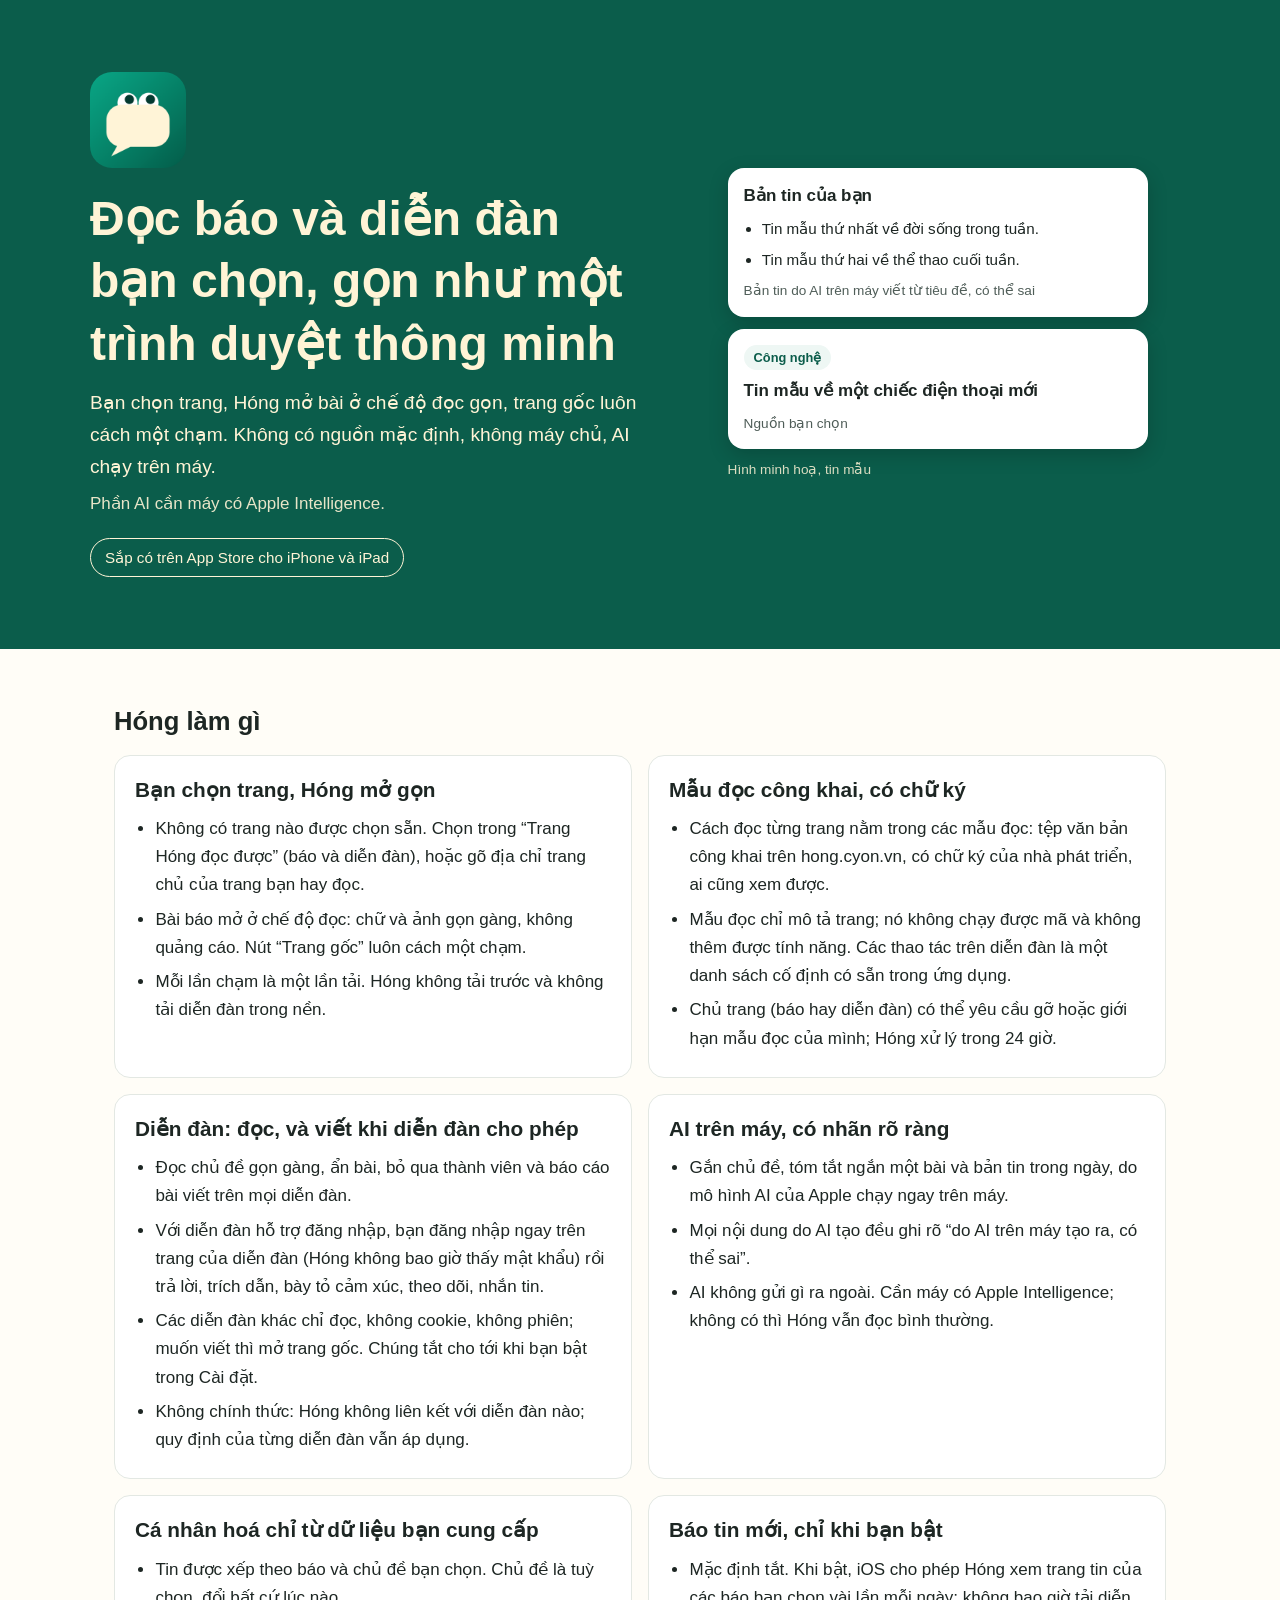
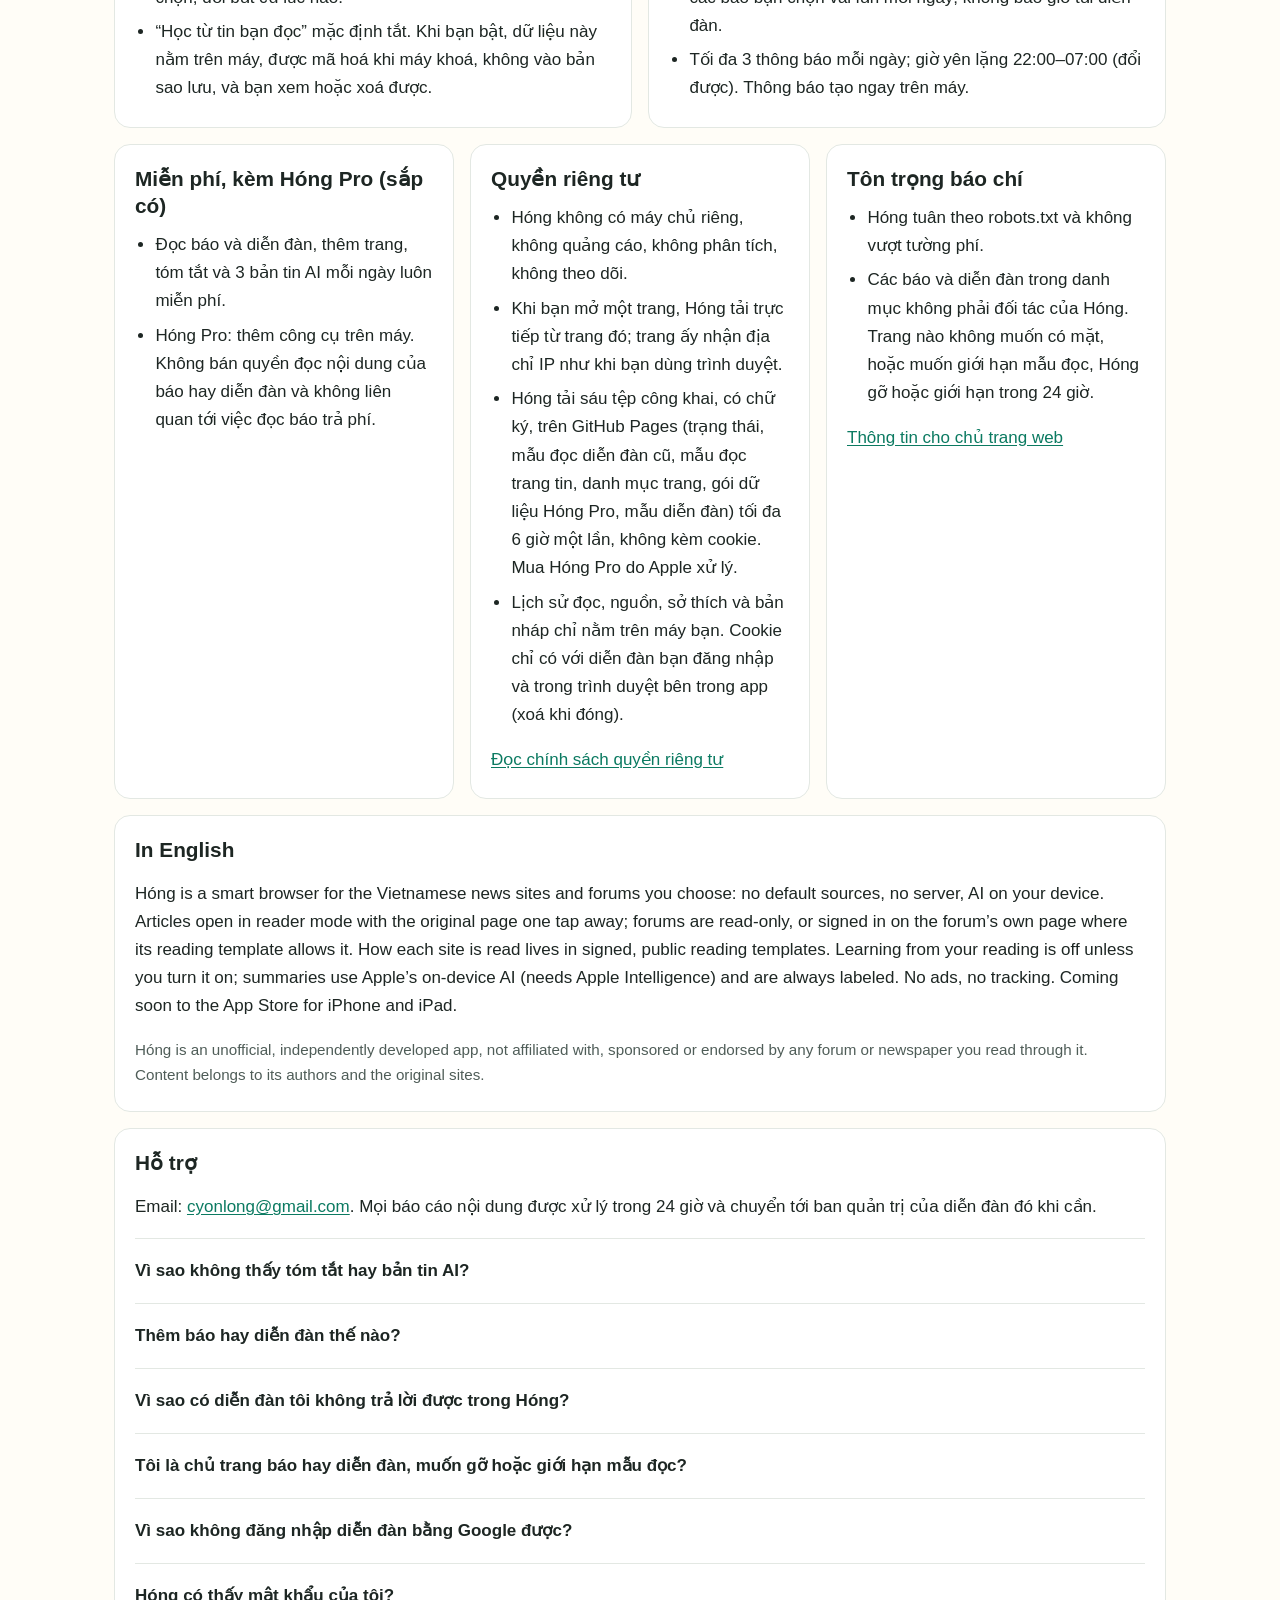
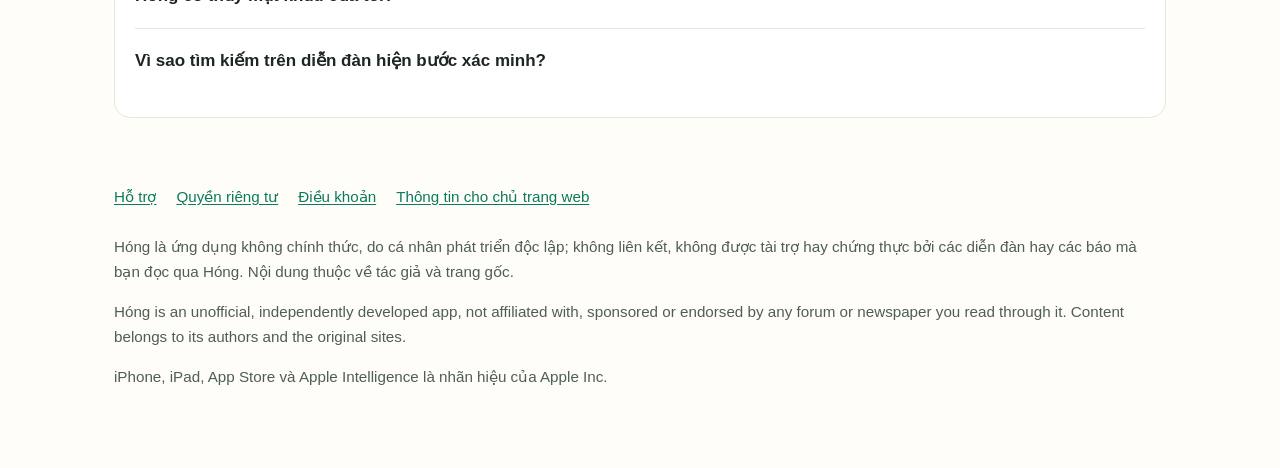
<file: index.html>
<!doctype html>
<html lang="vi">
  <head>
    <meta charset="utf-8" />
    <meta name="viewport" content="width=device-width, initial-scale=1" />
    <meta
      http-equiv="Content-Security-Policy"
      content="default-src 'none'; img-src 'self'; style-src 'self'; base-uri 'none'; form-action 'none'"
    />
    <meta name="referrer" content="no-referrer" />
    <meta name="color-scheme" content="light dark" />
    <meta name="theme-color" content="#0B5D4B" />
    <title>Hóng: Đọc báo và diễn đàn bạn chọn</title>
    <meta
      name="description"
      content="Hóng là trình duyệt thông minh cho những báo và diễn đàn bạn chọn, trên iPhone và iPad: chế độ đọc gọn, trang gốc một chạm, AI chạy ngay trên máy. Không quảng cáo, không theo dõi, không máy chủ riêng."
    />
    <link rel="canonical" href="https://hong.cyon.vn/" />
    <meta property="og:type" content="website" />
    <meta property="og:locale" content="vi_VN" />
    <meta property="og:title" content="Hóng: Đọc báo và diễn đàn bạn chọn" />
    <meta
      property="og:description"
      content="Hóng là trình duyệt thông minh cho những báo và diễn đàn bạn chọn, trên iPhone và iPad: chế độ đọc gọn, trang gốc một chạm, AI chạy ngay trên máy. Không quảng cáo, không theo dõi, không máy chủ riêng."
    />
    <meta property="og:url" content="https://hong.cyon.vn/" />
    <meta property="og:image" content="https://hong.cyon.vn/icon-256.png" />
    <meta name="twitter:card" content="summary" />
    <link rel="icon" type="image/png" href="./favicon.png" />
    <link rel="apple-touch-icon" href="./apple-touch-icon.png" />
    <link rel="stylesheet" crossorigin href="./assets/index-763427b0.css">
  </head>
  <body>
    <link rel="preload" as="image" href="./icon-256.png"/><a class="skip" href="#noi-dung">Bỏ qua tới nội dung</a><header class="hero"><div class="hero-inner"><div class="hero-text"><img class="hero-icon" src="./icon-256.png" width="96" height="96" alt="Biểu tượng Hóng"/><h1>Đọc báo và diễn đàn bạn chọn, gọn như một trình duyệt thông minh</h1><p class="lead">Bạn chọn trang, Hóng mở bài ở chế độ đọc gọn, trang gốc luôn cách một chạm. Không có nguồn mặc định, không máy chủ, AI chạy trên máy.</p><p class="hero-note">Phần AI cần máy có Apple Intelligence.</p><p class="status">Sắp có trên App Store cho iPhone và iPad</p></div><figure class="mockup"><div class="mock-cards" role="img" aria-label="Minh hoạ màn hình tin của Hóng, với tin mẫu"><div class="mock-card mock-digest" aria-hidden="true"><p class="mock-heading">Bản tin của bạn</p><ul><li>Tin mẫu thứ nhất về đời sống trong tuần.</li><li>Tin mẫu thứ hai về thể thao cuối tuần.</li></ul><p class="mock-note">Bản tin do AI trên máy viết từ tiêu đề, có thể sai</p></div><div class="mock-card mock-item" aria-hidden="true"><p class="mock-topic">Công nghệ</p><p class="mock-title">Tin mẫu về một chiếc điện thoại mới</p><p class="mock-source">Nguồn bạn chọn</p></div></div><figcaption class="mock-cap">Hình minh hoạ, tin mẫu</figcaption></figure></div></header><main id="noi-dung"><section aria-labelledby="tinh-nang"><h2 id="tinh-nang" class="section-title">Hóng làm gì</h2><div class="features"><article class="feature" id="nguon"><h3>Bạn chọn trang, Hóng mở gọn</h3><ul><li>Không có trang nào được chọn sẵn. Chọn trong “Trang Hóng đọc được” (báo và diễn đàn), hoặc gõ địa chỉ trang chủ của trang bạn hay đọc.</li><li>Bài báo mở ở chế độ đọc: chữ và ảnh gọn gàng, không quảng cáo. Nút “Trang gốc” luôn cách một chạm.</li><li>Mỗi lần chạm là một lần tải. Hóng không tải trước và không tải diễn đàn trong nền.</li></ul></article><article class="feature" id="mau-doc"><h3>Mẫu đọc công khai, có chữ ký</h3><ul><li>Cách đọc từng trang nằm trong các mẫu đọc: tệp văn bản công khai trên hong.cyon.vn, có chữ ký của nhà phát triển, ai cũng xem được.</li><li>Mẫu đọc chỉ mô tả trang; nó không chạy được mã và không thêm được tính năng. Các thao tác trên diễn đàn là một danh sách cố định có sẵn trong ứng dụng.</li><li>Chủ trang (báo hay diễn đàn) có thể yêu cầu gỡ hoặc giới hạn mẫu đọc của mình; Hóng xử lý trong 24 giờ.</li></ul></article><article class="feature" id="dien-dan"><h3>Diễn đàn: đọc, và viết khi diễn đàn cho phép</h3><ul><li>Đọc chủ đề gọn gàng, ẩn bài, bỏ qua thành viên và báo cáo bài viết trên mọi diễn đàn.</li><li>Với diễn đàn hỗ trợ đăng nhập, bạn đăng nhập ngay trên trang của diễn đàn (Hóng không bao giờ thấy mật khẩu) rồi trả lời, trích dẫn, bày tỏ cảm xúc, theo dõi, nhắn tin.</li><li>Các diễn đàn khác chỉ đọc, không cookie, không phiên; muốn viết thì mở trang gốc. Chúng tắt cho tới khi bạn bật trong Cài đặt.</li><li>Không chính thức: Hóng không liên kết với diễn đàn nào; quy định của từng diễn đàn vẫn áp dụng.</li></ul></article><article class="feature" id="ai"><h3>AI trên máy, có nhãn rõ ràng</h3><ul><li>Gắn chủ đề, tóm tắt ngắn một bài và bản tin trong ngày, do mô hình AI của Apple chạy ngay trên máy.</li><li>Mọi nội dung do AI tạo đều ghi rõ “do AI trên máy tạo ra, có thể sai”.</li><li>AI không gửi gì ra ngoài. Cần máy có Apple Intelligence; không có thì Hóng vẫn đọc bình thường.</li></ul></article><article class="feature" id="so-thich"><h3>Cá nhân hoá chỉ từ dữ liệu bạn cung cấp</h3><ul><li>Tin được xếp theo báo và chủ đề bạn chọn. Chủ đề là tuỳ chọn, đổi bất cứ lúc nào.</li><li>“Học từ tin bạn đọc” mặc định tắt. Khi bạn bật, dữ liệu này nằm trên máy, được mã hoá khi máy khoá, không vào bản sao lưu, và bạn xem hoặc xoá được.</li></ul></article><article class="feature" id="bao-tin"><h3>Báo tin mới, chỉ khi bạn bật</h3><ul><li>Mặc định tắt. Khi bật, iOS cho phép Hóng xem trang tin của các báo bạn chọn vài lần mỗi ngày; không bao giờ tải diễn đàn.</li><li>Tối đa 3 thông báo mỗi ngày; giờ yên lặng 22:00–07:00 (đổi được). Thông báo tạo ngay trên máy.</li></ul></article></div></section><div class="trust"><section class="block" aria-labelledby="mien-phi"><h2 id="mien-phi">Miễn phí, kèm Hóng Pro (sắp có)</h2><ul><li>Đọc báo và diễn đàn, thêm trang, tóm tắt và 3 bản tin AI mỗi ngày luôn miễn phí.</li><li>Hóng Pro: thêm công cụ trên máy. Không bán quyền đọc nội dung của báo hay diễn đàn và không liên quan tới việc đọc báo trả phí.</li></ul></section><section class="block" aria-labelledby="rieng-tu"><h2 id="rieng-tu">Quyền riêng tư</h2><ul><li>Hóng không có máy chủ riêng, không quảng cáo, không phân tích, không theo dõi.</li><li>Khi bạn mở một trang, Hóng tải trực tiếp từ trang đó; trang ấy nhận địa chỉ IP như khi bạn dùng trình duyệt.</li><li>Hóng tải sáu tệp công khai, có chữ ký, trên GitHub Pages (trạng thái, mẫu đọc diễn đàn cũ, mẫu đọc trang tin, danh mục trang, gói dữ liệu Hóng Pro, mẫu diễn đàn) tối đa 6 giờ một lần, không kèm cookie. Mua Hóng Pro do Apple xử lý.</li><li>Lịch sử đọc, nguồn, sở thích và bản nháp chỉ nằm trên máy bạn. Cookie chỉ có với diễn đàn bạn đăng nhập và trong trình duyệt bên trong app (xoá khi đóng).</li></ul><p><a href="privacy.html">Đọc chính sách quyền riêng tư</a></p></section><section class="block" aria-labelledby="bao-chi"><h2 id="bao-chi">Tôn trọng báo chí</h2><ul><li>Hóng tuân theo robots.txt và không vượt tường phí.</li><li>Các báo và diễn đàn trong danh mục không phải đối tác của Hóng. Trang nào không muốn có mặt, hoặc muốn giới hạn mẫu đọc, Hóng gỡ hoặc giới hạn trong 24 giờ.</li></ul><p><a href="bot.html">Thông tin cho chủ trang web</a></p></section></div><section class="block" lang="en" aria-labelledby="english"><h2 id="english">In English</h2><p>Hóng is a smart browser for the Vietnamese news sites and forums you choose: no default sources, no server, AI on your device. Articles open in reader mode with the original page one tap away; forums are read-only, or signed in on the forum’s own page where its reading template allows it. How each site is read lives in signed, public reading templates. Learning from your reading is off unless you turn it on; summaries use Apple’s on-device AI (needs Apple Intelligence) and are always labeled. No ads, no tracking. Coming soon to the App Store for iPhone and iPad.</p><p class="muted">Hóng is an unofficial, independently developed app, not affiliated with, sponsored or endorsed by any forum or newspaper you read through it. Content belongs to its authors and the original sites.</p></section><section class="block" id="ho-tro" aria-labelledby="ho-tro-title"><h2 id="ho-tro-title">Hỗ trợ</h2><p>Email: <a href="mailto:cyonlong@gmail.com">cyonlong@gmail.com</a>. Mọi báo cáo nội dung được xử lý trong 24 giờ và chuyển tới ban quản trị của diễn đàn đó khi cần.</p><div class="faq"><details><summary>Vì sao không thấy tóm tắt hay bản tin AI?</summary><p>Phần AI cần máy có Apple Intelligence và đã bật nó trong Cài đặt. Không có, Hóng vẫn đọc tin bình thường.</p></details><details><summary>Thêm báo hay diễn đàn thế nào?</summary><p>Vào Cài đặt › Nguồn của bạn, chọn trong “Trang Hóng đọc được” hoặc gõ địa chỉ trang chủ của trang. Hóng cho bạn xem trước vài tin và chỉ đọc những gì trang cho phép. Diễn đàn chỉ đọc nằm trong Cài đặt › Diễn đàn khác.</p></details><details><summary>Vì sao có diễn đàn tôi không trả lời được trong Hóng?</summary><p>Diễn đàn đó chỉ đọc trong Hóng: Hóng không giữ cookie hay phiên của nó. Bấm “Trang gốc” để viết trên trang của diễn đàn.</p></details><details><summary>Tôi là chủ trang báo hay diễn đàn, muốn gỡ hoặc giới hạn mẫu đọc?</summary><p>Gửi email tới cyonlong@gmail.com; Hóng gỡ hoặc giới hạn trong 24 giờ.</p></details><details><summary>Vì sao không đăng nhập diễn đàn bằng Google được?</summary><p>Google không cho đăng nhập trong ứng dụng. Hãy đặt mật khẩu cho tài khoản trên web của diễn đàn rồi đăng nhập bằng tên và mật khẩu.</p></details><details><summary>Hóng có thấy mật khẩu của tôi?</summary><p>Không. Bạn đăng nhập ngay trên trang của diễn đàn; Hóng chỉ giữ cookie phiên trên máy bạn.</p></details><details><summary>Vì sao tìm kiếm trên diễn đàn hiện bước xác minh?</summary><p>Diễn đàn bật kiểm tra Cloudflare cho trang tìm kiếm. Hãy hoàn tất bước xác minh trong khung hiện ra.</p></details></div></section></main><footer class="footer"><nav aria-label="Trang khác"><a href="#ho-tro">Hỗ trợ</a><a href="privacy.html">Quyền riêng tư</a><a href="terms.html">Điều khoản</a><a href="bot.html">Thông tin cho chủ trang web</a></nav><p>Hóng là ứng dụng không chính thức, do cá nhân phát triển độc lập; không liên kết, không được tài trợ hay chứng thực bởi các diễn đàn hay các báo mà bạn đọc qua Hóng. Nội dung thuộc về tác giả và trang gốc.</p><p lang="en">Hóng is an unofficial, independently developed app, not affiliated with, sponsored or endorsed by any forum or newspaper you read through it. Content belongs to its authors and the original sites.</p><p>iPhone, iPad, App Store và Apple Intelligence là nhãn hiệu của Apple Inc.</p></footer>
  </body>
</html>
</file>
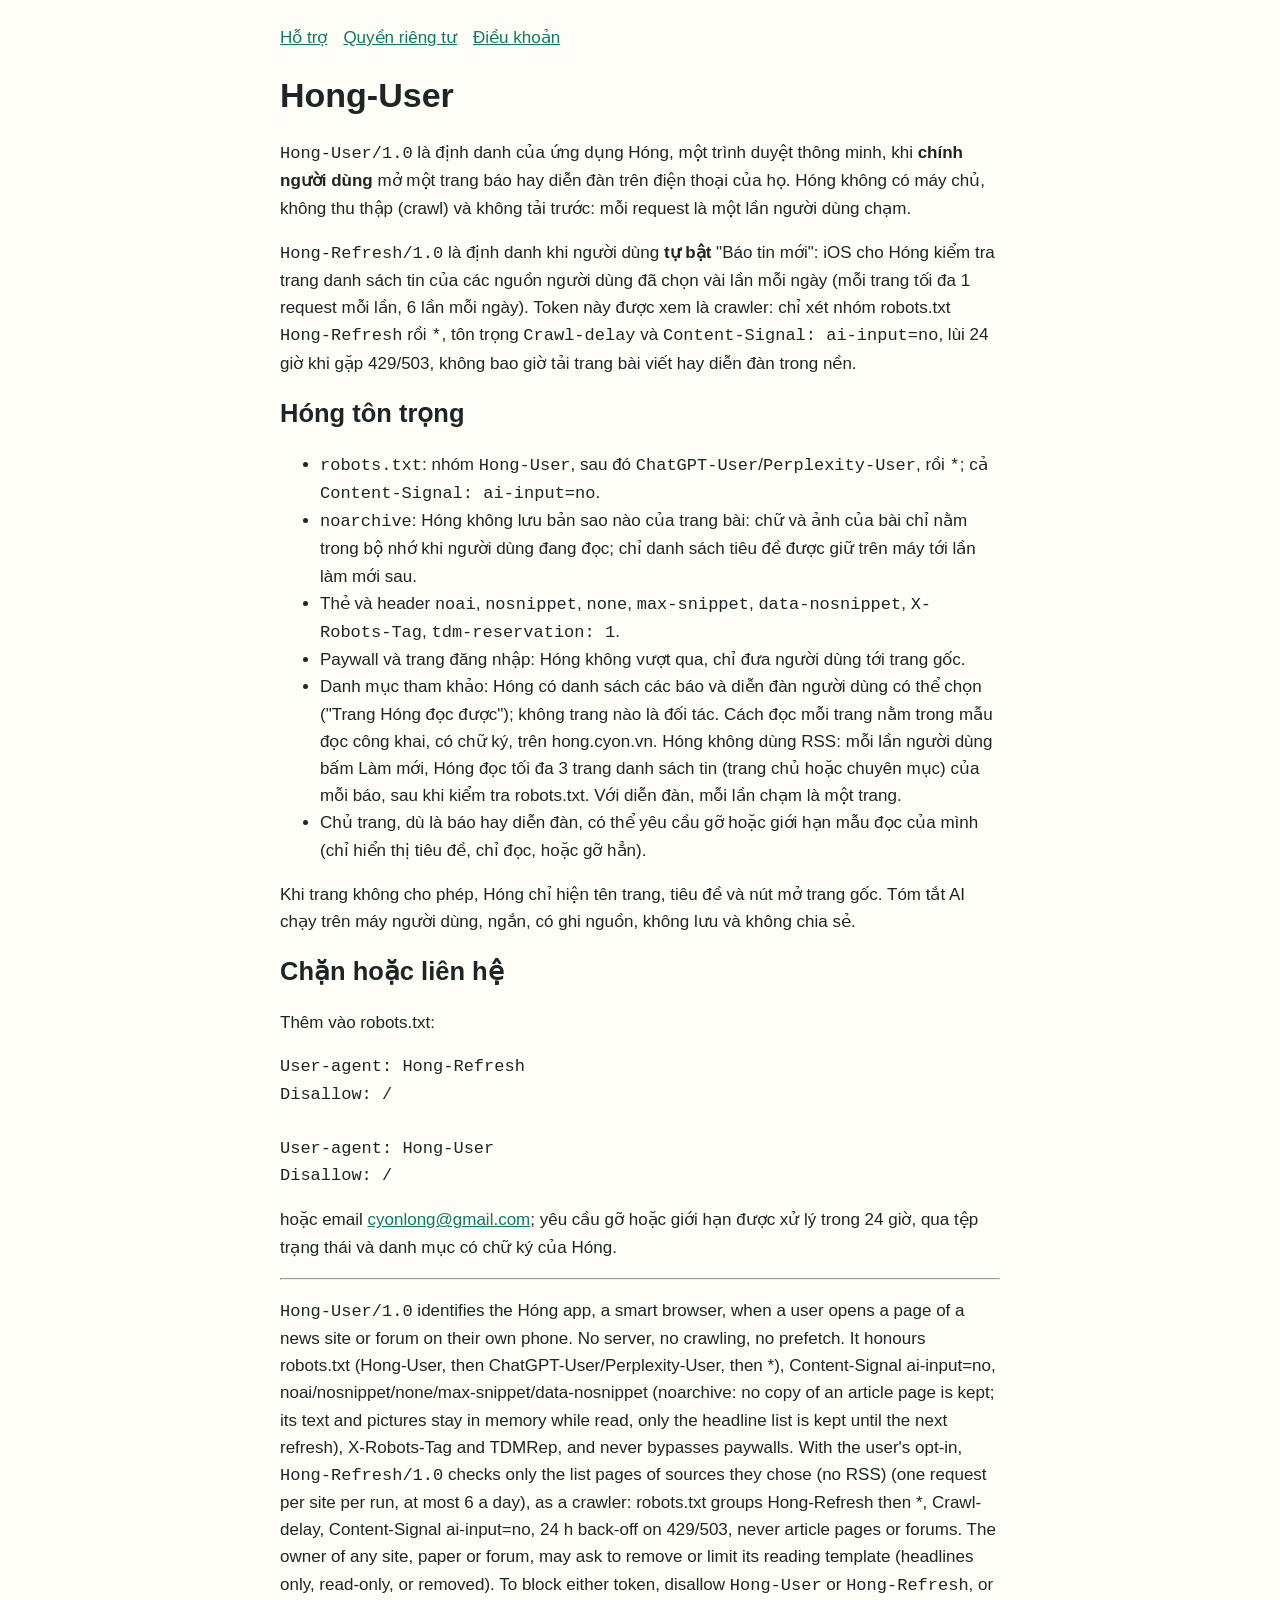
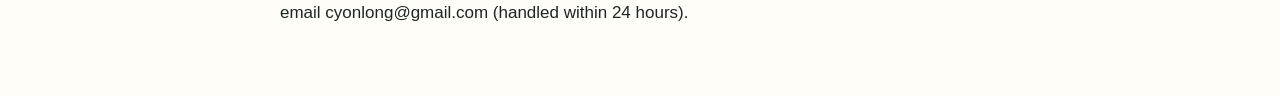
<file: bot.html>
<!doctype html>
<html lang="vi">
<head>
<meta charset="utf-8">
<meta name="viewport" content="width=device-width, initial-scale=1">
<title>Hong-User – Hóng</title>
<link rel="stylesheet" href="style.css">
</head>
<body>
<nav><a href="./">Hỗ trợ</a><a href="privacy.html">Quyền riêng tư</a><a href="terms.html">Điều khoản</a></nav>
<h1>Hong-User</h1>
<p><code>Hong-User/1.0</code> là định danh của ứng dụng Hóng, một trình duyệt thông minh, khi <strong>chính người dùng</strong> mở một trang báo hay diễn đàn trên điện thoại của họ. Hóng không có máy chủ, không thu thập (crawl) và không tải trước: mỗi request là một lần người dùng chạm.</p>
<p><code>Hong-Refresh/1.0</code> là định danh khi người dùng <strong>tự bật</strong> "Báo tin mới": iOS cho Hóng kiểm tra trang danh sách tin của các nguồn người dùng đã chọn vài lần mỗi ngày (mỗi trang tối đa 1 request mỗi lần, 6 lần mỗi ngày). Token này được xem là crawler: chỉ xét nhóm robots.txt <code>Hong-Refresh</code> rồi <code>*</code>, tôn trọng <code>Crawl-delay</code> và <code>Content-Signal: ai-input=no</code>, lùi 24 giờ khi gặp 429/503, không bao giờ tải trang bài viết hay diễn đàn trong nền.</p>
<h2>Hóng tôn trọng</h2>
<ul>
<li><code>robots.txt</code>: nhóm <code>Hong-User</code>, sau đó <code>ChatGPT-User</code>/<code>Perplexity-User</code>, rồi <code>*</code>; cả <code>Content-Signal: ai-input=no</code>.</li>
<li><code>noarchive</code>: Hóng không lưu bản sao nào của trang bài: chữ và ảnh của bài chỉ nằm trong bộ nhớ khi người dùng đang đọc; chỉ danh sách tiêu đề được giữ trên máy tới lần làm mới sau.</li>
<li>Thẻ và header <code>noai</code>, <code>nosnippet</code>, <code>none</code>, <code>max-snippet</code>, <code>data-nosnippet</code>, <code>X-Robots-Tag</code>, <code>tdm-reservation: 1</code>.</li>
<li>Paywall và trang đăng nhập: Hóng không vượt qua, chỉ đưa người dùng tới trang gốc.</li>
<li>Danh mục tham khảo: Hóng có danh sách các báo và diễn đàn người dùng có thể chọn ("Trang Hóng đọc được"); không trang nào là đối tác. Cách đọc mỗi trang nằm trong mẫu đọc công khai, có chữ ký, trên hong.cyon.vn. Hóng không dùng RSS: mỗi lần người dùng bấm Làm mới, Hóng đọc tối đa 3 trang danh sách tin (trang chủ hoặc chuyên mục) của mỗi báo, sau khi kiểm tra robots.txt. Với diễn đàn, mỗi lần chạm là một trang.</li>
<li>Chủ trang, dù là báo hay diễn đàn, có thể yêu cầu gỡ hoặc giới hạn mẫu đọc của mình (chỉ hiển thị tiêu đề, chỉ đọc, hoặc gỡ hẳn).</li>
</ul>
<p>Khi trang không cho phép, Hóng chỉ hiện tên trang, tiêu đề và nút mở trang gốc. Tóm tắt AI chạy trên máy người dùng, ngắn, có ghi nguồn, không lưu và không chia sẻ.</p>
<h2>Chặn hoặc liên hệ</h2>
<p>Thêm vào robots.txt:</p>
<pre>User-agent: Hong-Refresh
Disallow: /

User-agent: Hong-User
Disallow: /</pre>
<p>hoặc email <a href="mailto:cyonlong@gmail.com">cyonlong@gmail.com</a>; yêu cầu gỡ hoặc giới hạn được xử lý trong 24 giờ, qua tệp trạng thái và danh mục có chữ ký của Hóng.</p>
<hr>
<p lang="en"><code>Hong-User/1.0</code> identifies the Hóng app, a smart browser, when a user opens a page of a news site or forum on their own phone. No server, no crawling, no prefetch. It honours robots.txt (Hong-User, then ChatGPT-User/Perplexity-User, then *), Content-Signal ai-input=no, noai/nosnippet/none/max-snippet/data-nosnippet (noarchive: no copy of an article page is kept; its text and pictures stay in memory while read, only the headline list is kept until the next refresh), X-Robots-Tag and TDMRep, and never bypasses paywalls. With the user's opt-in, <code>Hong-Refresh/1.0</code> checks only the list pages of sources they chose (no RSS) (one request per site per run, at most 6 a day), as a crawler: robots.txt groups Hong-Refresh then *, Crawl-delay, Content-Signal ai-input=no, 24 h back-off on 429/503, never article pages or forums. The owner of any site, paper or forum, may ask to remove or limit its reading template (headlines only, read-only, or removed). To block either token, disallow <code>Hong-User</code> or <code>Hong-Refresh</code>, or email cyonlong@gmail.com (handled within 24 hours).</p>
</body>
</html>
</file>
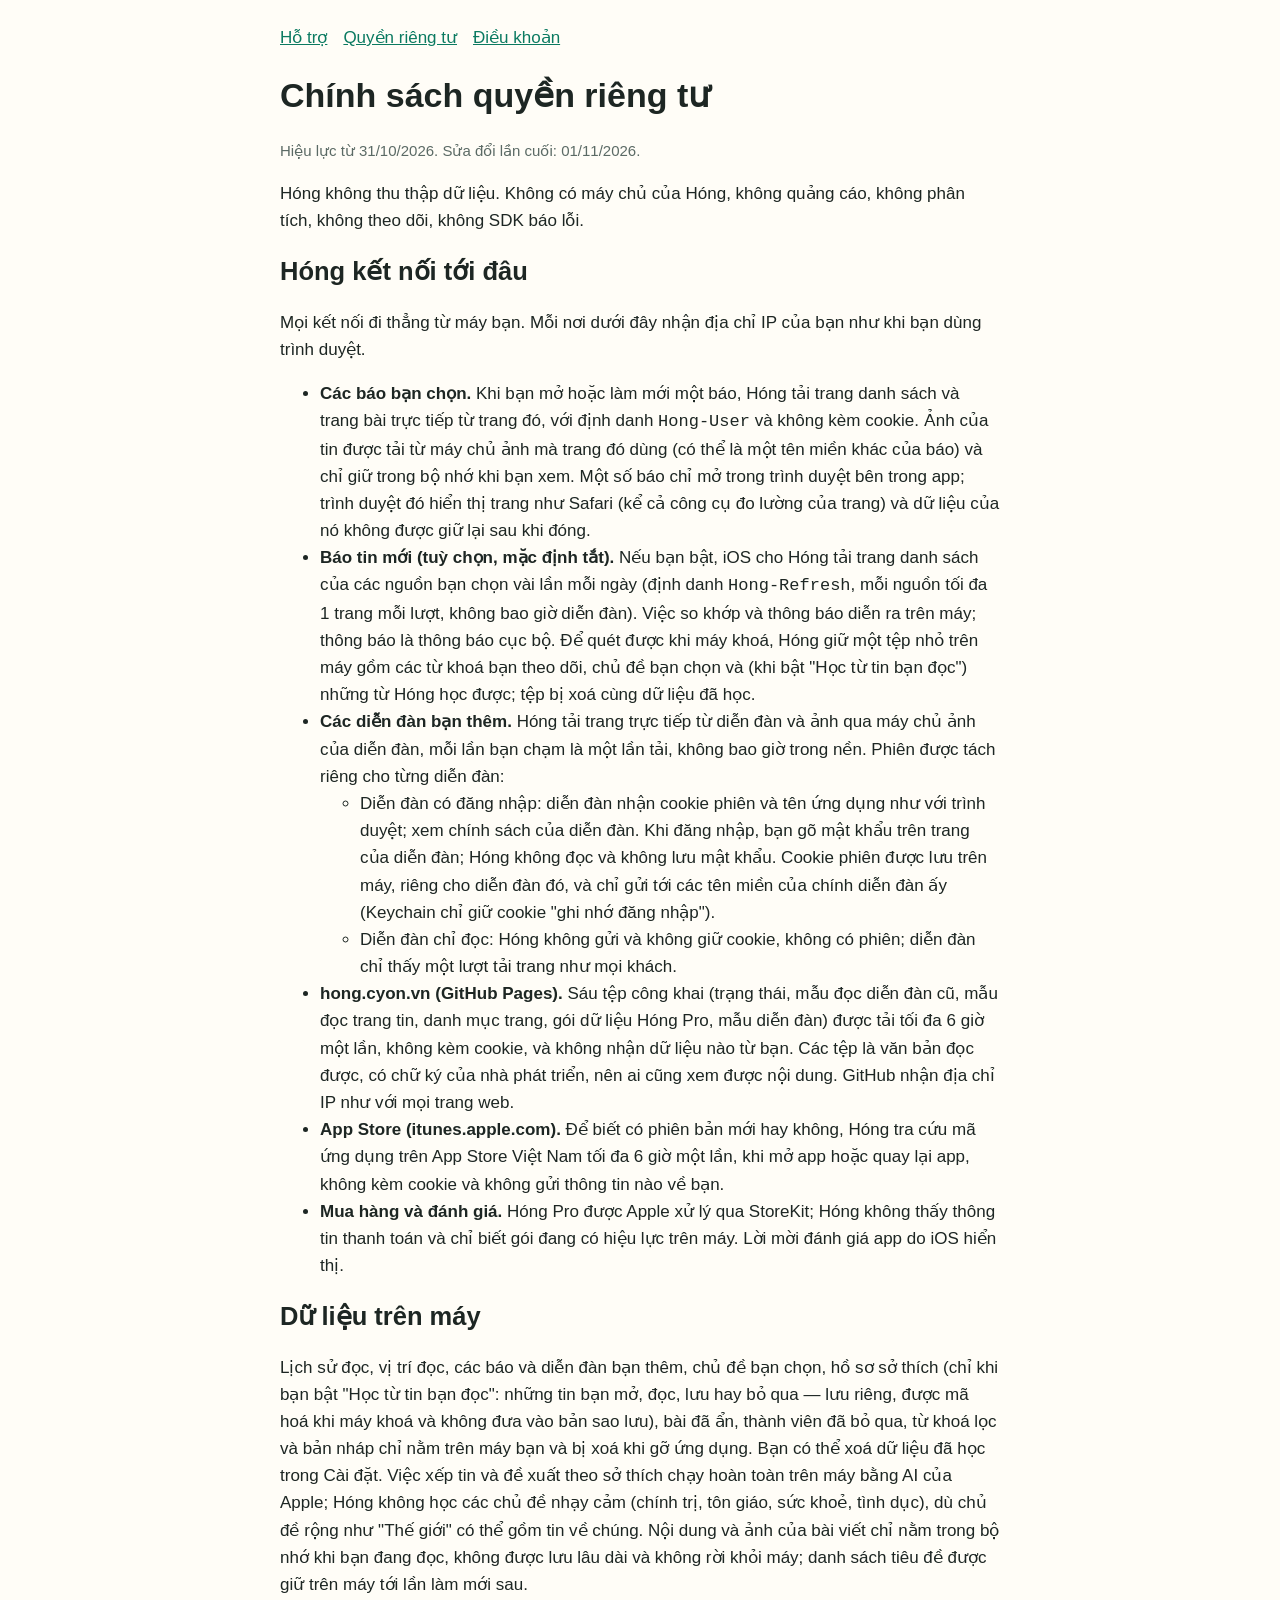
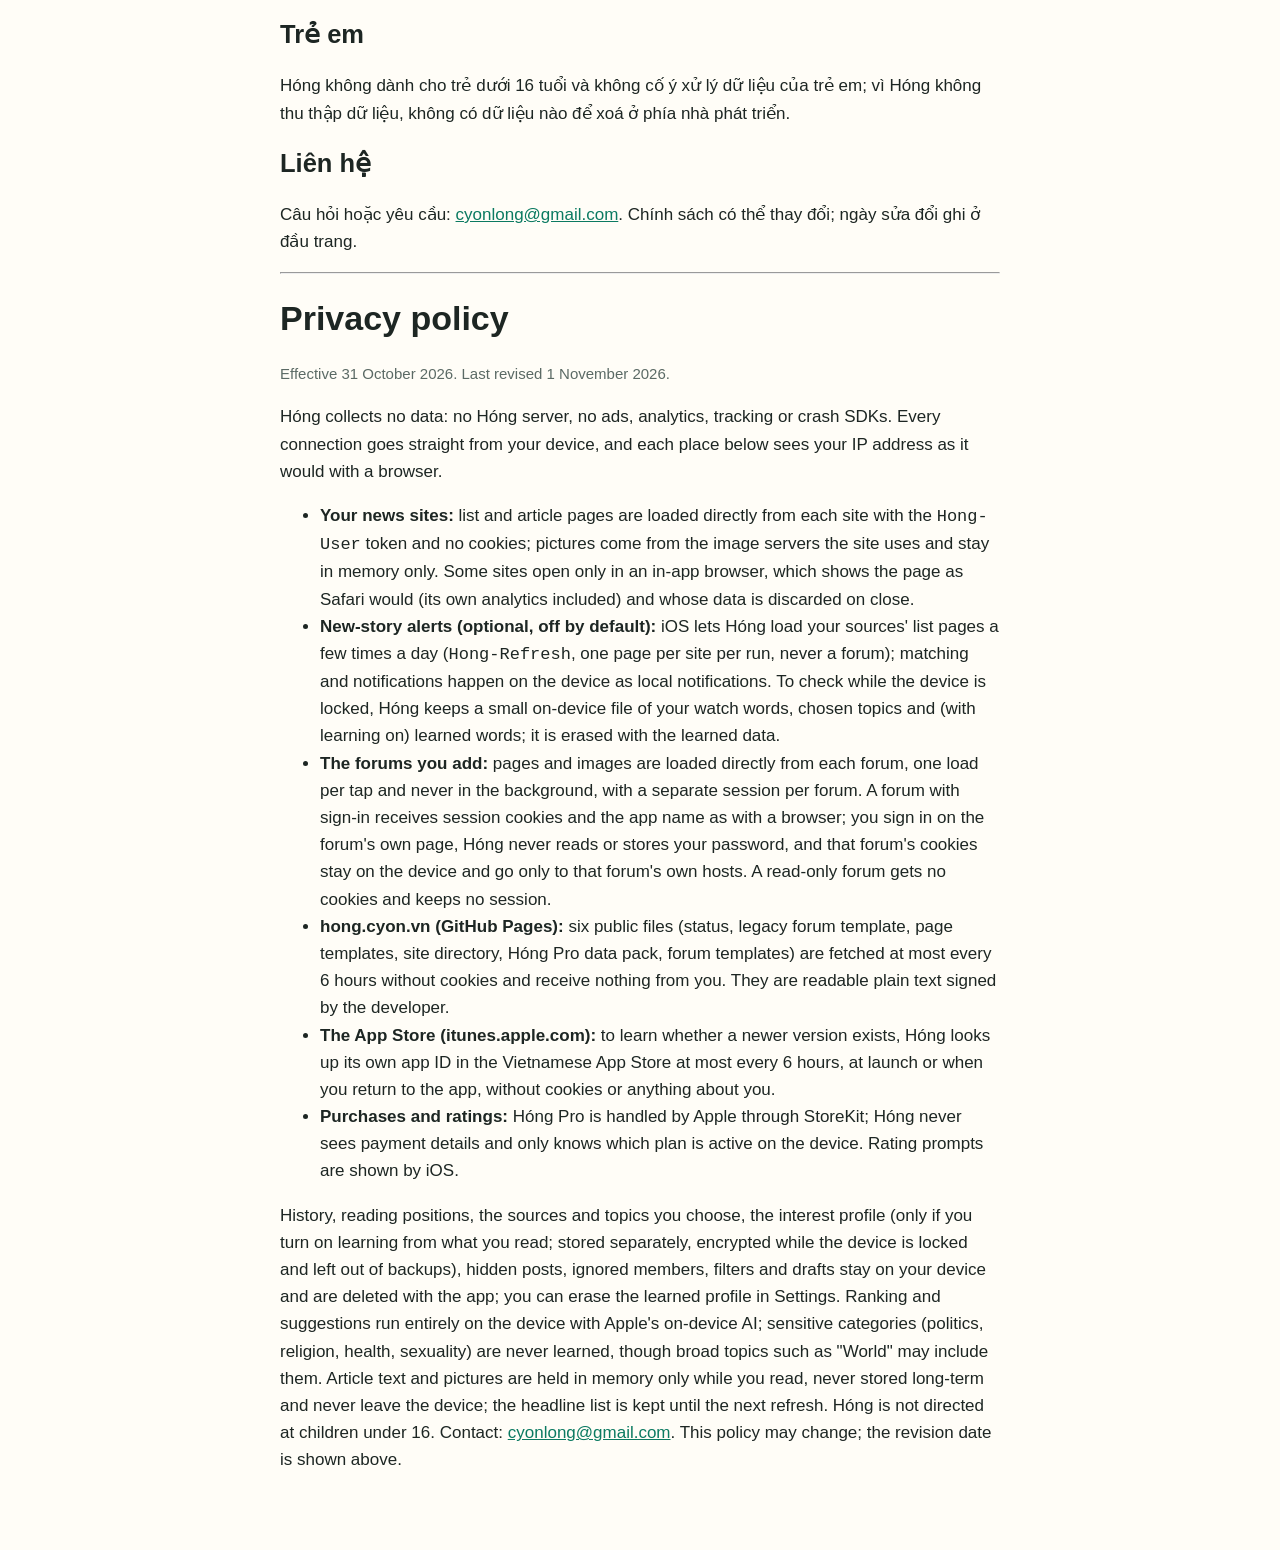
<file: privacy.html>
<!doctype html>
<html lang="vi">
<head><meta charset="utf-8"><meta name="viewport" content="width=device-width, initial-scale=1">
<title>Hóng – quyền riêng tư</title><link rel="stylesheet" href="style.css"></head>
<body>
<nav><a href="./">Hỗ trợ</a><a href="privacy.html">Quyền riêng tư</a><a href="terms.html">Điều khoản</a></nav>
<h1>Chính sách quyền riêng tư</h1>
<p class="muted">Hiệu lực từ 31/10/2026. Sửa đổi lần cuối: 01/11/2026.</p>
<p>Hóng không thu thập dữ liệu. Không có máy chủ của Hóng, không quảng cáo, không phân tích, không theo dõi, không SDK báo lỗi.</p>

<h2>Hóng kết nối tới đâu</h2>
<p>Mọi kết nối đi thẳng từ máy bạn. Mỗi nơi dưới đây nhận địa chỉ IP của bạn như khi bạn dùng trình duyệt.</p>
<ul>
<li><strong>Các báo bạn chọn.</strong> Khi bạn mở hoặc làm mới một báo, Hóng tải trang danh sách và trang bài trực tiếp từ trang đó, với định danh <code>Hong-User</code> và không kèm cookie. Ảnh của tin được tải từ máy chủ ảnh mà trang đó dùng (có thể là một tên miền khác của báo) và chỉ giữ trong bộ nhớ khi bạn xem. Một số báo chỉ mở trong trình duyệt bên trong app; trình duyệt đó hiển thị trang như Safari (kể cả công cụ đo lường của trang) và dữ liệu của nó không được giữ lại sau khi đóng.</li>
<li><strong>Báo tin mới (tuỳ chọn, mặc định tắt).</strong> Nếu bạn bật, iOS cho Hóng tải trang danh sách của các nguồn bạn chọn vài lần mỗi ngày (định danh <code>Hong-Refresh</code>, mỗi nguồn tối đa 1 trang mỗi lượt, không bao giờ diễn đàn). Việc so khớp và thông báo diễn ra trên máy; thông báo là thông báo cục bộ. Để quét được khi máy khoá, Hóng giữ một tệp nhỏ trên máy gồm các từ khoá bạn theo dõi, chủ đề bạn chọn và (khi bật "Học từ tin bạn đọc") những từ Hóng học được; tệp bị xoá cùng dữ liệu đã học.</li>
<li><strong>Các diễn đàn bạn thêm.</strong> Hóng tải trang trực tiếp từ diễn đàn và ảnh qua máy chủ ảnh của diễn đàn, mỗi lần bạn chạm là một lần tải, không bao giờ trong nền. Phiên được tách riêng cho từng diễn đàn:
<ul>
<li>Diễn đàn có đăng nhập: diễn đàn nhận cookie phiên và tên ứng dụng như với trình duyệt; xem chính sách của diễn đàn. Khi đăng nhập, bạn gõ mật khẩu trên trang của diễn đàn; Hóng không đọc và không lưu mật khẩu. Cookie phiên được lưu trên máy, riêng cho diễn đàn đó, và chỉ gửi tới các tên miền của chính diễn đàn ấy (Keychain chỉ giữ cookie "ghi nhớ đăng nhập").</li>
<li>Diễn đàn chỉ đọc: Hóng không gửi và không giữ cookie, không có phiên; diễn đàn chỉ thấy một lượt tải trang như mọi khách.</li>
</ul></li>
<li><strong>hong.cyon.vn (GitHub Pages).</strong> Sáu tệp công khai (trạng thái, mẫu đọc diễn đàn cũ, mẫu đọc trang tin, danh mục trang, gói dữ liệu Hóng Pro, mẫu diễn đàn) được tải tối đa 6 giờ một lần, không kèm cookie, và không nhận dữ liệu nào từ bạn. Các tệp là văn bản đọc được, có chữ ký của nhà phát triển, nên ai cũng xem được nội dung. GitHub nhận địa chỉ IP như với mọi trang web.</li>
<li><strong>App Store (itunes.apple.com).</strong> Để biết có phiên bản mới hay không, Hóng tra cứu mã ứng dụng trên App Store Việt Nam tối đa 6 giờ một lần, khi mở app hoặc quay lại app, không kèm cookie và không gửi thông tin nào về bạn.</li>
<li><strong>Mua hàng và đánh giá.</strong> Hóng Pro được Apple xử lý qua StoreKit; Hóng không thấy thông tin thanh toán và chỉ biết gói đang có hiệu lực trên máy. Lời mời đánh giá app do iOS hiển thị.</li>
</ul>

<h2>Dữ liệu trên máy</h2>
<p>Lịch sử đọc, vị trí đọc, các báo và diễn đàn bạn thêm, chủ đề bạn chọn, hồ sơ sở thích (chỉ khi bạn bật "Học từ tin bạn đọc": những tin bạn mở, đọc, lưu hay bỏ qua — lưu riêng, được mã hoá khi máy khoá và không đưa vào bản sao lưu), bài đã ẩn, thành viên đã bỏ qua, từ khoá lọc và bản nháp chỉ nằm trên máy bạn và bị xoá khi gỡ ứng dụng. Bạn có thể xoá dữ liệu đã học trong Cài đặt. Việc xếp tin và đề xuất theo sở thích chạy hoàn toàn trên máy bằng AI của Apple; Hóng không học các chủ đề nhạy cảm (chính trị, tôn giáo, sức khoẻ, tình dục), dù chủ đề rộng như "Thế giới" có thể gồm tin về chúng. Nội dung và ảnh của bài viết chỉ nằm trong bộ nhớ khi bạn đang đọc, không được lưu lâu dài và không rời khỏi máy; danh sách tiêu đề được giữ trên máy tới lần làm mới sau.</p>

<h2>Trẻ em</h2>
<p>Hóng không dành cho trẻ dưới 16 tuổi và không cố ý xử lý dữ liệu của trẻ em; vì Hóng không thu thập dữ liệu, không có dữ liệu nào để xoá ở phía nhà phát triển.</p>

<h2>Liên hệ</h2>
<p>Câu hỏi hoặc yêu cầu: <a href="mailto:cyonlong@gmail.com">cyonlong@gmail.com</a>. Chính sách có thể thay đổi; ngày sửa đổi ghi ở đầu trang.</p>

<hr>
<h1 lang="en">Privacy policy</h1>
<div lang="en">
<p class="muted">Effective 31 October 2026. Last revised 1 November 2026.</p>
<p>Hóng collects no data: no Hóng server, no ads, analytics, tracking or crash SDKs. Every connection goes straight from your device, and each place below sees your IP address as it would with a browser.</p>
<ul>
<li><strong>Your news sites:</strong> list and article pages are loaded directly from each site with the <code>Hong-User</code> token and no cookies; pictures come from the image servers the site uses and stay in memory only. Some sites open only in an in-app browser, which shows the page as Safari would (its own analytics included) and whose data is discarded on close.</li>
<li><strong>New-story alerts (optional, off by default):</strong> iOS lets Hóng load your sources' list pages a few times a day (<code>Hong-Refresh</code>, one page per site per run, never a forum); matching and notifications happen on the device as local notifications. To check while the device is locked, Hóng keeps a small on-device file of your watch words, chosen topics and (with learning on) learned words; it is erased with the learned data.</li>
<li><strong>The forums you add:</strong> pages and images are loaded directly from each forum, one load per tap and never in the background, with a separate session per forum. A forum with sign-in receives session cookies and the app name as with a browser; you sign in on the forum's own page, Hóng never reads or stores your password, and that forum's cookies stay on the device and go only to that forum's own hosts. A read-only forum gets no cookies and keeps no session.</li>
<li><strong>hong.cyon.vn (GitHub Pages):</strong> six public files (status, legacy forum template, page templates, site directory, Hóng Pro data pack, forum templates) are fetched at most every 6 hours without cookies and receive nothing from you. They are readable plain text signed by the developer.</li>
<li><strong>The App Store (itunes.apple.com):</strong> to learn whether a newer version exists, Hóng looks up its own app ID in the Vietnamese App Store at most every 6 hours, at launch or when you return to the app, without cookies or anything about you.</li>
<li><strong>Purchases and ratings:</strong> Hóng Pro is handled by Apple through StoreKit; Hóng never sees payment details and only knows which plan is active on the device. Rating prompts are shown by iOS.</li>
</ul>
<p>History, reading positions, the sources and topics you choose, the interest profile (only if you turn on learning from what you read; stored separately, encrypted while the device is locked and left out of backups), hidden posts, ignored members, filters and drafts stay on your device and are deleted with the app; you can erase the learned profile in Settings. Ranking and suggestions run entirely on the device with Apple's on-device AI; sensitive categories (politics, religion, health, sexuality) are never learned, though broad topics such as "World" may include them. Article text and pictures are held in memory only while you read, never stored long-term and never leave the device; the headline list is kept until the next refresh. Hóng is not directed at children under 16. Contact: <a href="mailto:cyonlong@gmail.com">cyonlong@gmail.com</a>. This policy may change; the revision date is shown above.</p>
</div>
</body>
</html>
</file>
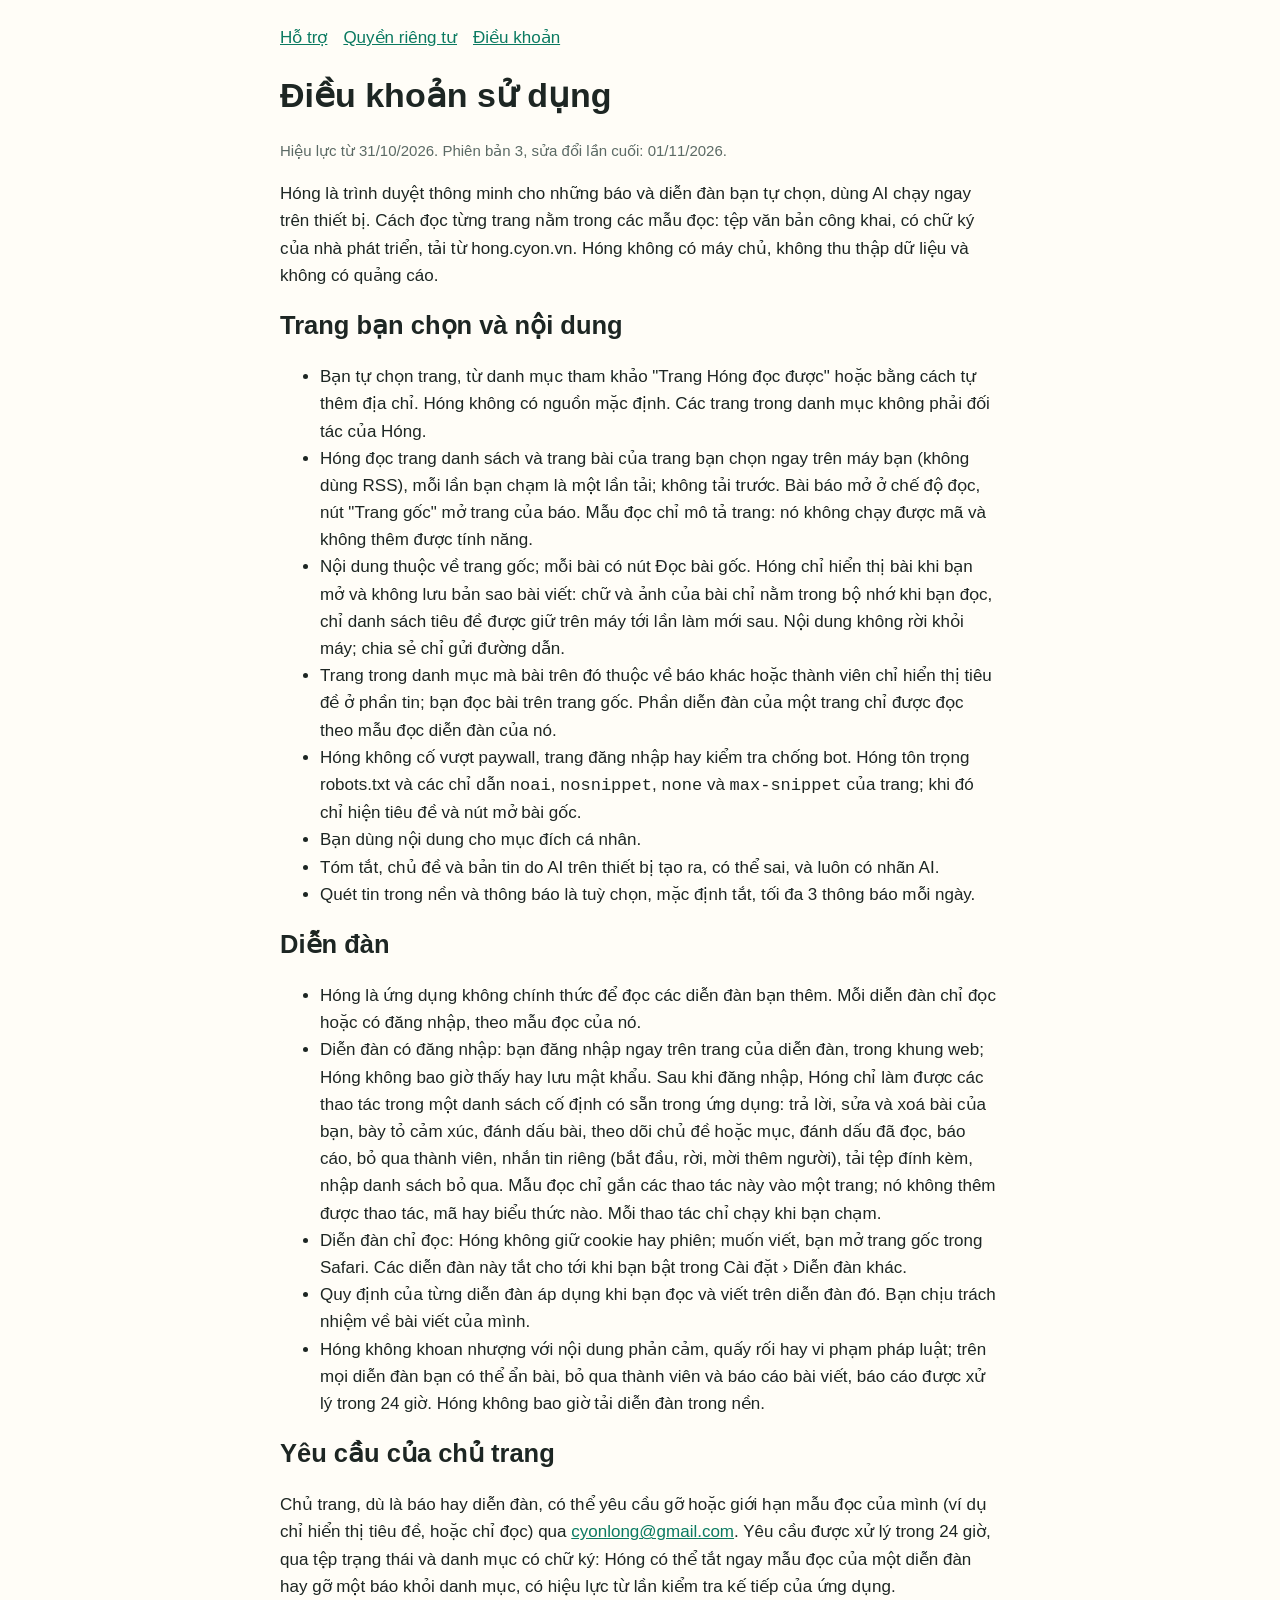
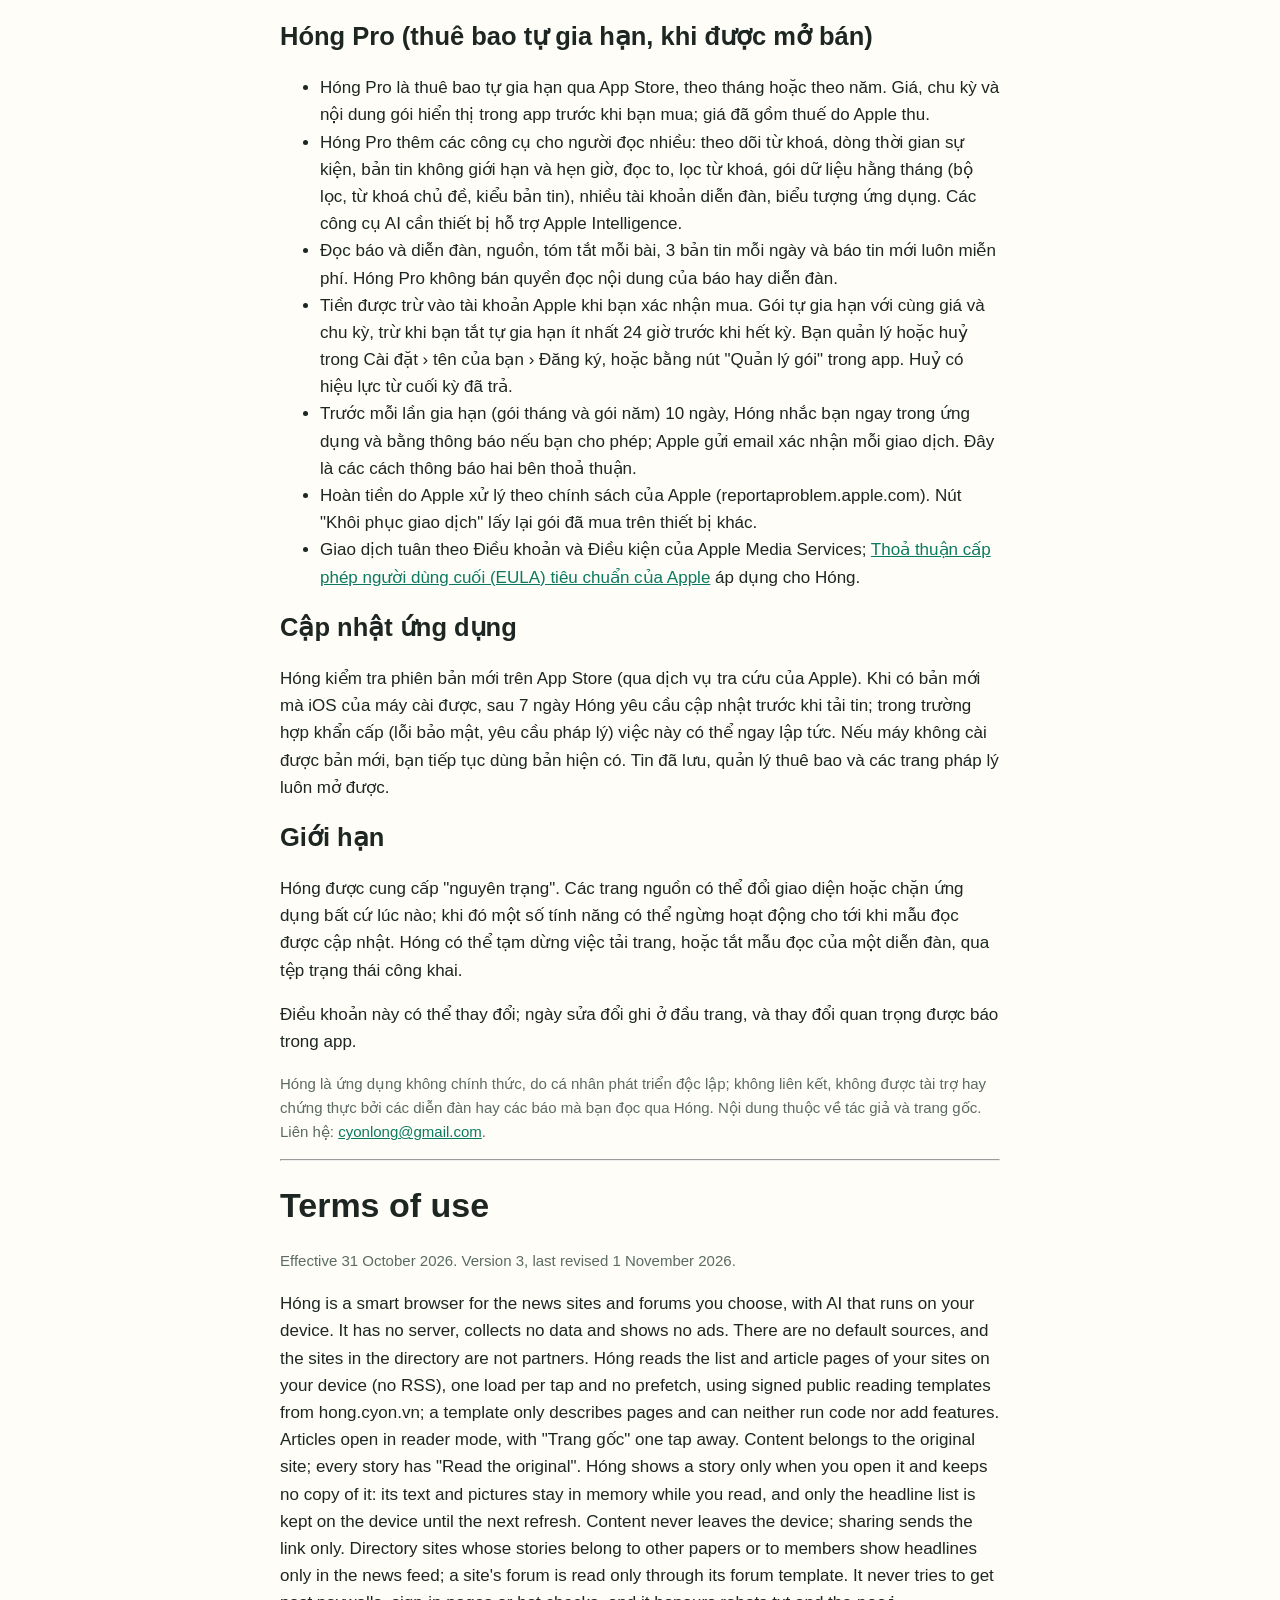
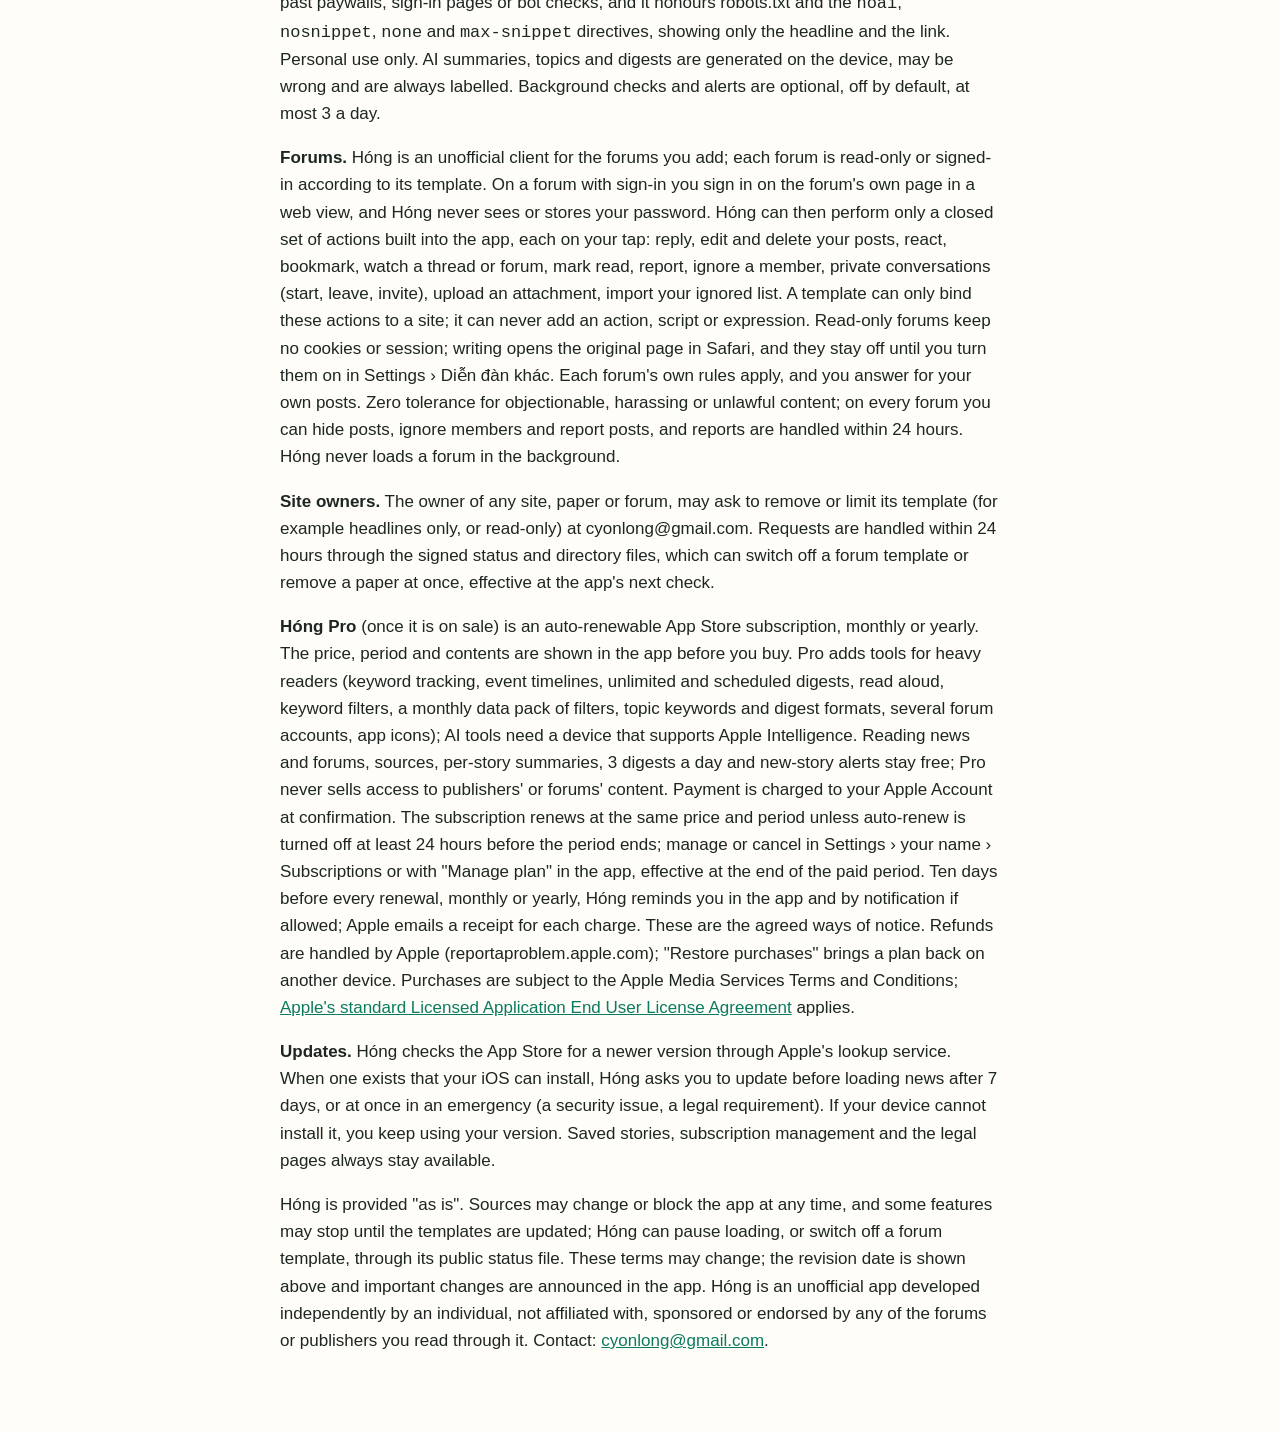
<file: terms.html>
<!doctype html>
<html lang="vi">
<head><meta charset="utf-8"><meta name="viewport" content="width=device-width, initial-scale=1">
<title>Hóng – điều khoản</title><link rel="stylesheet" href="style.css"></head>
<body>
<nav><a href="./">Hỗ trợ</a><a href="privacy.html">Quyền riêng tư</a><a href="terms.html">Điều khoản</a></nav>
<h1>Điều khoản sử dụng</h1>
<p class="muted">Hiệu lực từ 31/10/2026. Phiên bản 3, sửa đổi lần cuối: 01/11/2026.</p>
<p>Hóng là trình duyệt thông minh cho những báo và diễn đàn bạn tự chọn, dùng AI chạy ngay trên thiết bị. Cách đọc từng trang nằm trong các mẫu đọc: tệp văn bản công khai, có chữ ký của nhà phát triển, tải từ hong.cyon.vn. Hóng không có máy chủ, không thu thập dữ liệu và không có quảng cáo.</p>

<h2>Trang bạn chọn và nội dung</h2>
<ul>
<li>Bạn tự chọn trang, từ danh mục tham khảo "Trang Hóng đọc được" hoặc bằng cách tự thêm địa chỉ. Hóng không có nguồn mặc định. Các trang trong danh mục không phải đối tác của Hóng.</li>
<li>Hóng đọc trang danh sách và trang bài của trang bạn chọn ngay trên máy bạn (không dùng RSS), mỗi lần bạn chạm là một lần tải; không tải trước. Bài báo mở ở chế độ đọc, nút "Trang gốc" mở trang của báo. Mẫu đọc chỉ mô tả trang: nó không chạy được mã và không thêm được tính năng.</li>
<li>Nội dung thuộc về trang gốc; mỗi bài có nút Đọc bài gốc. Hóng chỉ hiển thị bài khi bạn mở và không lưu bản sao bài viết: chữ và ảnh của bài chỉ nằm trong bộ nhớ khi bạn đọc, chỉ danh sách tiêu đề được giữ trên máy tới lần làm mới sau. Nội dung không rời khỏi máy; chia sẻ chỉ gửi đường dẫn.</li>
<li>Trang trong danh mục mà bài trên đó thuộc về báo khác hoặc thành viên chỉ hiển thị tiêu đề ở phần tin; bạn đọc bài trên trang gốc. Phần diễn đàn của một trang chỉ được đọc theo mẫu đọc diễn đàn của nó.</li>
<li>Hóng không cố vượt paywall, trang đăng nhập hay kiểm tra chống bot. Hóng tôn trọng robots.txt và các chỉ dẫn <code>noai</code>, <code>nosnippet</code>, <code>none</code> và <code>max-snippet</code> của trang; khi đó chỉ hiện tiêu đề và nút mở bài gốc.</li>
<li>Bạn dùng nội dung cho mục đích cá nhân.</li>
<li>Tóm tắt, chủ đề và bản tin do AI trên thiết bị tạo ra, có thể sai, và luôn có nhãn AI.</li>
<li>Quét tin trong nền và thông báo là tuỳ chọn, mặc định tắt, tối đa 3 thông báo mỗi ngày.</li>
</ul>

<h2>Diễn đàn</h2>
<ul>
<li>Hóng là ứng dụng không chính thức để đọc các diễn đàn bạn thêm. Mỗi diễn đàn chỉ đọc hoặc có đăng nhập, theo mẫu đọc của nó.</li>
<li>Diễn đàn có đăng nhập: bạn đăng nhập ngay trên trang của diễn đàn, trong khung web; Hóng không bao giờ thấy hay lưu mật khẩu. Sau khi đăng nhập, Hóng chỉ làm được các thao tác trong một danh sách cố định có sẵn trong ứng dụng: trả lời, sửa và xoá bài của bạn, bày tỏ cảm xúc, đánh dấu bài, theo dõi chủ đề hoặc mục, đánh dấu đã đọc, báo cáo, bỏ qua thành viên, nhắn tin riêng (bắt đầu, rời, mời thêm người), tải tệp đính kèm, nhập danh sách bỏ qua. Mẫu đọc chỉ gắn các thao tác này vào một trang; nó không thêm được thao tác, mã hay biểu thức nào. Mỗi thao tác chỉ chạy khi bạn chạm.</li>
<li>Diễn đàn chỉ đọc: Hóng không giữ cookie hay phiên; muốn viết, bạn mở trang gốc trong Safari. Các diễn đàn này tắt cho tới khi bạn bật trong Cài đặt › Diễn đàn khác.</li>
<li>Quy định của từng diễn đàn áp dụng khi bạn đọc và viết trên diễn đàn đó. Bạn chịu trách nhiệm về bài viết của mình.</li>
<li>Hóng không khoan nhượng với nội dung phản cảm, quấy rối hay vi phạm pháp luật; trên mọi diễn đàn bạn có thể ẩn bài, bỏ qua thành viên và báo cáo bài viết, báo cáo được xử lý trong 24 giờ. Hóng không bao giờ tải diễn đàn trong nền.</li>
</ul>

<h2>Yêu cầu của chủ trang</h2>
<p>Chủ trang, dù là báo hay diễn đàn, có thể yêu cầu gỡ hoặc giới hạn mẫu đọc của mình (ví dụ chỉ hiển thị tiêu đề, hoặc chỉ đọc) qua <a href="mailto:cyonlong@gmail.com">cyonlong@gmail.com</a>. Yêu cầu được xử lý trong 24 giờ, qua tệp trạng thái và danh mục có chữ ký: Hóng có thể tắt ngay mẫu đọc của một diễn đàn hay gỡ một báo khỏi danh mục, có hiệu lực từ lần kiểm tra kế tiếp của ứng dụng.</p>

<h2>Hóng Pro (thuê bao tự gia hạn, khi được mở bán)</h2>
<ul>
<li>Hóng Pro là thuê bao tự gia hạn qua App Store, theo tháng hoặc theo năm. Giá, chu kỳ và nội dung gói hiển thị trong app trước khi bạn mua; giá đã gồm thuế do Apple thu.</li>
<li>Hóng Pro thêm các công cụ cho người đọc nhiều: theo dõi từ khoá, dòng thời gian sự kiện, bản tin không giới hạn và hẹn giờ, đọc to, lọc từ khoá, gói dữ liệu hằng tháng (bộ lọc, từ khoá chủ đề, kiểu bản tin), nhiều tài khoản diễn đàn, biểu tượng ứng dụng. Các công cụ AI cần thiết bị hỗ trợ Apple Intelligence.</li>
<li>Đọc báo và diễn đàn, nguồn, tóm tắt mỗi bài, 3 bản tin mỗi ngày và báo tin mới luôn miễn phí. Hóng Pro không bán quyền đọc nội dung của báo hay diễn đàn.</li>
<li>Tiền được trừ vào tài khoản Apple khi bạn xác nhận mua. Gói tự gia hạn với cùng giá và chu kỳ, trừ khi bạn tắt tự gia hạn ít nhất 24 giờ trước khi hết kỳ. Bạn quản lý hoặc huỷ trong Cài đặt › tên của bạn › Đăng ký, hoặc bằng nút "Quản lý gói" trong app. Huỷ có hiệu lực từ cuối kỳ đã trả.</li>
<li>Trước mỗi lần gia hạn (gói tháng và gói năm) 10 ngày, Hóng nhắc bạn ngay trong ứng dụng và bằng thông báo nếu bạn cho phép; Apple gửi email xác nhận mỗi giao dịch. Đây là các cách thông báo hai bên thoả thuận.</li>
<li>Hoàn tiền do Apple xử lý theo chính sách của Apple (reportaproblem.apple.com). Nút "Khôi phục giao dịch" lấy lại gói đã mua trên thiết bị khác.</li>
<li>Giao dịch tuân theo Điều khoản và Điều kiện của Apple Media Services; <a href="https://www.apple.com/legal/internet-services/itunes/dev/stdeula/">Thoả thuận cấp phép người dùng cuối (EULA) tiêu chuẩn của Apple</a> áp dụng cho Hóng.</li>
</ul>

<h2>Cập nhật ứng dụng</h2>
<p>Hóng kiểm tra phiên bản mới trên App Store (qua dịch vụ tra cứu của Apple). Khi có bản mới mà iOS của máy cài được, sau 7 ngày Hóng yêu cầu cập nhật trước khi tải tin; trong trường hợp khẩn cấp (lỗi bảo mật, yêu cầu pháp lý) việc này có thể ngay lập tức. Nếu máy không cài được bản mới, bạn tiếp tục dùng bản hiện có. Tin đã lưu, quản lý thuê bao và các trang pháp lý luôn mở được.</p>

<h2>Giới hạn</h2>
<p>Hóng được cung cấp "nguyên trạng". Các trang nguồn có thể đổi giao diện hoặc chặn ứng dụng bất cứ lúc nào; khi đó một số tính năng có thể ngừng hoạt động cho tới khi mẫu đọc được cập nhật. Hóng có thể tạm dừng việc tải trang, hoặc tắt mẫu đọc của một diễn đàn, qua tệp trạng thái công khai.</p>
<p>Điều khoản này có thể thay đổi; ngày sửa đổi ghi ở đầu trang, và thay đổi quan trọng được báo trong app.</p>
<p class="muted">Hóng là ứng dụng không chính thức, do cá nhân phát triển độc lập; không liên kết, không được tài trợ hay chứng thực bởi các diễn đàn hay các báo mà bạn đọc qua Hóng. Nội dung thuộc về tác giả và trang gốc. Liên hệ: <a href="mailto:cyonlong@gmail.com">cyonlong@gmail.com</a>.</p>

<hr>
<h1 lang="en">Terms of use</h1>
<div lang="en">
<p class="muted">Effective 31 October 2026. Version 3, last revised 1 November 2026.</p>
<p>Hóng is a smart browser for the news sites and forums you choose, with AI that runs on your device. It has no server, collects no data and shows no ads. There are no default sources, and the sites in the directory are not partners. Hóng reads the list and article pages of your sites on your device (no RSS), one load per tap and no prefetch, using signed public reading templates from hong.cyon.vn; a template only describes pages and can neither run code nor add features. Articles open in reader mode, with "Trang gốc" one tap away. Content belongs to the original site; every story has "Read the original". Hóng shows a story only when you open it and keeps no copy of it: its text and pictures stay in memory while you read, and only the headline list is kept on the device until the next refresh. Content never leaves the device; sharing sends the link only. Directory sites whose stories belong to other papers or to members show headlines only in the news feed; a site's forum is read only through its forum template. It never tries to get past paywalls, sign-in pages or bot checks, and it honours robots.txt and the <code>noai</code>, <code>nosnippet</code>, <code>none</code> and <code>max-snippet</code> directives, showing only the headline and the link. Personal use only. AI summaries, topics and digests are generated on the device, may be wrong and are always labelled. Background checks and alerts are optional, off by default, at most 3 a day.</p>
<p><strong>Forums.</strong> Hóng is an unofficial client for the forums you add; each forum is read-only or signed-in according to its template. On a forum with sign-in you sign in on the forum's own page in a web view, and Hóng never sees or stores your password. Hóng can then perform only a closed set of actions built into the app, each on your tap: reply, edit and delete your posts, react, bookmark, watch a thread or forum, mark read, report, ignore a member, private conversations (start, leave, invite), upload an attachment, import your ignored list. A template can only bind these actions to a site; it can never add an action, script or expression. Read-only forums keep no cookies or session; writing opens the original page in Safari, and they stay off until you turn them on in Settings › Diễn đàn khác. Each forum's own rules apply, and you answer for your own posts. Zero tolerance for objectionable, harassing or unlawful content; on every forum you can hide posts, ignore members and report posts, and reports are handled within 24 hours. Hóng never loads a forum in the background.</p>
<p><strong>Site owners.</strong> The owner of any site, paper or forum, may ask to remove or limit its template (for example headlines only, or read-only) at cyonlong@gmail.com. Requests are handled within 24 hours through the signed status and directory files, which can switch off a forum template or remove a paper at once, effective at the app's next check.</p>
<p><strong>Hóng Pro</strong> (once it is on sale) is an auto-renewable App Store subscription, monthly or yearly. The price, period and contents are shown in the app before you buy. Pro adds tools for heavy readers (keyword tracking, event timelines, unlimited and scheduled digests, read aloud, keyword filters, a monthly data pack of filters, topic keywords and digest formats, several forum accounts, app icons); AI tools need a device that supports Apple Intelligence. Reading news and forums, sources, per-story summaries, 3 digests a day and new-story alerts stay free; Pro never sells access to publishers' or forums' content. Payment is charged to your Apple Account at confirmation. The subscription renews at the same price and period unless auto-renew is turned off at least 24 hours before the period ends; manage or cancel in Settings › your name › Subscriptions or with "Manage plan" in the app, effective at the end of the paid period. Ten days before every renewal, monthly or yearly, Hóng reminds you in the app and by notification if allowed; Apple emails a receipt for each charge. These are the agreed ways of notice. Refunds are handled by Apple (reportaproblem.apple.com); "Restore purchases" brings a plan back on another device. Purchases are subject to the Apple Media Services Terms and Conditions; <a href="https://www.apple.com/legal/internet-services/itunes/dev/stdeula/">Apple's standard Licensed Application End User License Agreement</a> applies.</p>
<p><strong>Updates.</strong> Hóng checks the App Store for a newer version through Apple's lookup service. When one exists that your iOS can install, Hóng asks you to update before loading news after 7 days, or at once in an emergency (a security issue, a legal requirement). If your device cannot install it, you keep using your version. Saved stories, subscription management and the legal pages always stay available.</p>
<p>Hóng is provided "as is". Sources may change or block the app at any time, and some features may stop until the templates are updated; Hóng can pause loading, or switch off a forum template, through its public status file. These terms may change; the revision date is shown above and important changes are announced in the app. Hóng is an unofficial app developed independently by an individual, not affiliated with, sponsored or endorsed by any of the forums or publishers you read through it. Contact: <a href="mailto:cyonlong@gmail.com">cyonlong@gmail.com</a>.</p>
</div>
</body>
</html>
</file>
<file: assets/index-763427b0.css>
:root{--lightningcss-light:initial;--lightningcss-dark: ;color-scheme:light dark;--bg:#fffdf7;--surface:#fff;--fg:#1d2623;--muted:#4f5d58;--link:#0b7a61;--border:#e3e8e3;--deep:#0b5d4b;--cream:#fff4d6;--chip:#eef7f4;--chip-fg:#0b5d4b}@media (prefers-color-scheme:dark){:root{--lightningcss-light: ;--lightningcss-dark:initial;--bg:#101614;--surface:#17201d;--fg:#e8efe9;--muted:#a9bab3;--link:#2bc49e;--border:#26332f;--deep:#0e2a23;--chip:#1c2a26;--chip-fg:#8fe0c8}}*,:before,:after{box-sizing:border-box}@media (prefers-reduced-motion:no-preference){html{scroll-behavior:smooth}}body{background:var(--bg);color:var(--fg);-webkit-text-size-adjust:100%;margin:0;font:17px/1.65 -apple-system,BlinkMacSystemFont,Segoe UI,Roboto,Helvetica Neue,sans-serif}a{color:var(--link);text-underline-offset:2px}a:focus-visible,summary:focus-visible{outline:3px solid var(--link);outline-offset:2px;border-radius:4px}h1,h2,h3{line-height:1.3}ul{margin:0;padding-left:1.2em}li+li{margin-top:.4em}.visually-hidden{clip:rect(0 0 0 0);white-space:nowrap;width:1px;height:1px;position:absolute;overflow:hidden}.skip{background:var(--surface);color:var(--link);z-index:1;border-radius:8px;padding:8px 12px;position:absolute;top:-48px;left:16px}.skip:focus{top:12px}.hero{background:var(--deep);color:var(--cream);padding:48px 16px 56px}.hero-inner,main,.footer{max-width:1100px;margin:0 auto}.hero-inner{align-items:center;gap:40px;display:grid}.hero-icon{border-radius:22px;margin-bottom:20px;display:block}.hero h1{margin:0 0 12px;font-size:clamp(1.9rem,6vw,3rem)}.lead{margin:0 0 20px;font-size:1.2rem}.hero-note{opacity:.9;margin:-12px 0 20px}.status{border:1px solid var(--cream);border-radius:999px;margin:0;padding:6px 14px;font-size:.95rem;display:inline-block}.mockup{justify-self:center;width:100%;max-width:420px;margin:0}.mock-cards{gap:12px;display:grid}.mock-cap{opacity:.85;margin-top:10px;font-size:.85rem}.muted{color:var(--muted);font-size:.95rem}.section-title{margin:0 0 16px;font-size:1.6rem}.mock-card{background:var(--surface);color:var(--fg);border-radius:16px;padding:14px 16px;box-shadow:0 6px 20px #0000002e}.mock-card p{margin:0}.mock-heading{font-weight:700;margin-bottom:6px!important}.mock-digest ul{font-size:.95rem}.mock-note,.mock-source{color:var(--muted);font-size:.85rem;margin-top:8px!important}.mock-topic{background:var(--chip);color:var(--chip-fg);border-radius:999px;padding:2px 10px;font-size:.8rem;font-weight:600;display:inline-block}.mock-title{font-weight:600;margin-top:6px!important}main{padding:40px 16px 24px}.features{gap:16px;display:grid}.feature,.block{background:var(--surface);border:1px solid var(--border);border-radius:16px;padding:20px 20px 24px}.feature h3,.block h2{margin:0 0 12px;font-size:1.3rem}.trust{grid-template-columns:repeat(auto-fit,minmax(18rem,1fr));gap:16px;margin-top:16px;display:grid}.block{margin-top:16px}.trust .block{margin-top:0}.block p:last-child{margin-bottom:0}.faq details{border-top:1px solid var(--border);padding:10px 0}.faq summary{cursor:pointer;align-items:center;min-height:44px;font-weight:600;display:flex}.faq details p{margin:4px 0 0}.footer{color:var(--muted);padding:24px 16px 56px;font-size:.95rem}.footer nav{flex-wrap:wrap;gap:8px 20px;margin-bottom:12px;display:flex}.footer nav a{align-items:center;min-height:44px;display:inline-flex}@media (width<=767px){.hero-icon{border-radius:15px;width:64px;height:64px}.mock-item{display:none}}.hero a:focus-visible{outline-color:var(--cream)}@media (width>=768px){.hero{padding:72px 24px}.hero-inner{grid-template-columns:1.1fr 1fr}main{padding:56px 24px 32px}.features{grid-template-columns:repeat(2,1fr)}.footer{padding:24px 24px 64px}}
</file>
<file: style.css>
:root { --bg: #fffdf7; --fg: #1d2623; --muted: #5b6a65; --accent: #0b7a61; }
@media (prefers-color-scheme: dark) { :root { --bg: #101614; --fg: #e8efe9; --muted: #9fb2aa; --accent: #3fc79f; } }
body { margin: 0 auto; max-width: 720px; padding: 24px 16px 64px; background: var(--bg); color: var(--fg);
  font: 17px/1.6 -apple-system, BlinkMacSystemFont, "Segoe UI", sans-serif; }
h1, h2 { line-height: 1.25; } a { color: var(--accent); } .muted { color: var(--muted); font-size: 15px; }
nav a { margin-right: 16px; }
</file>
